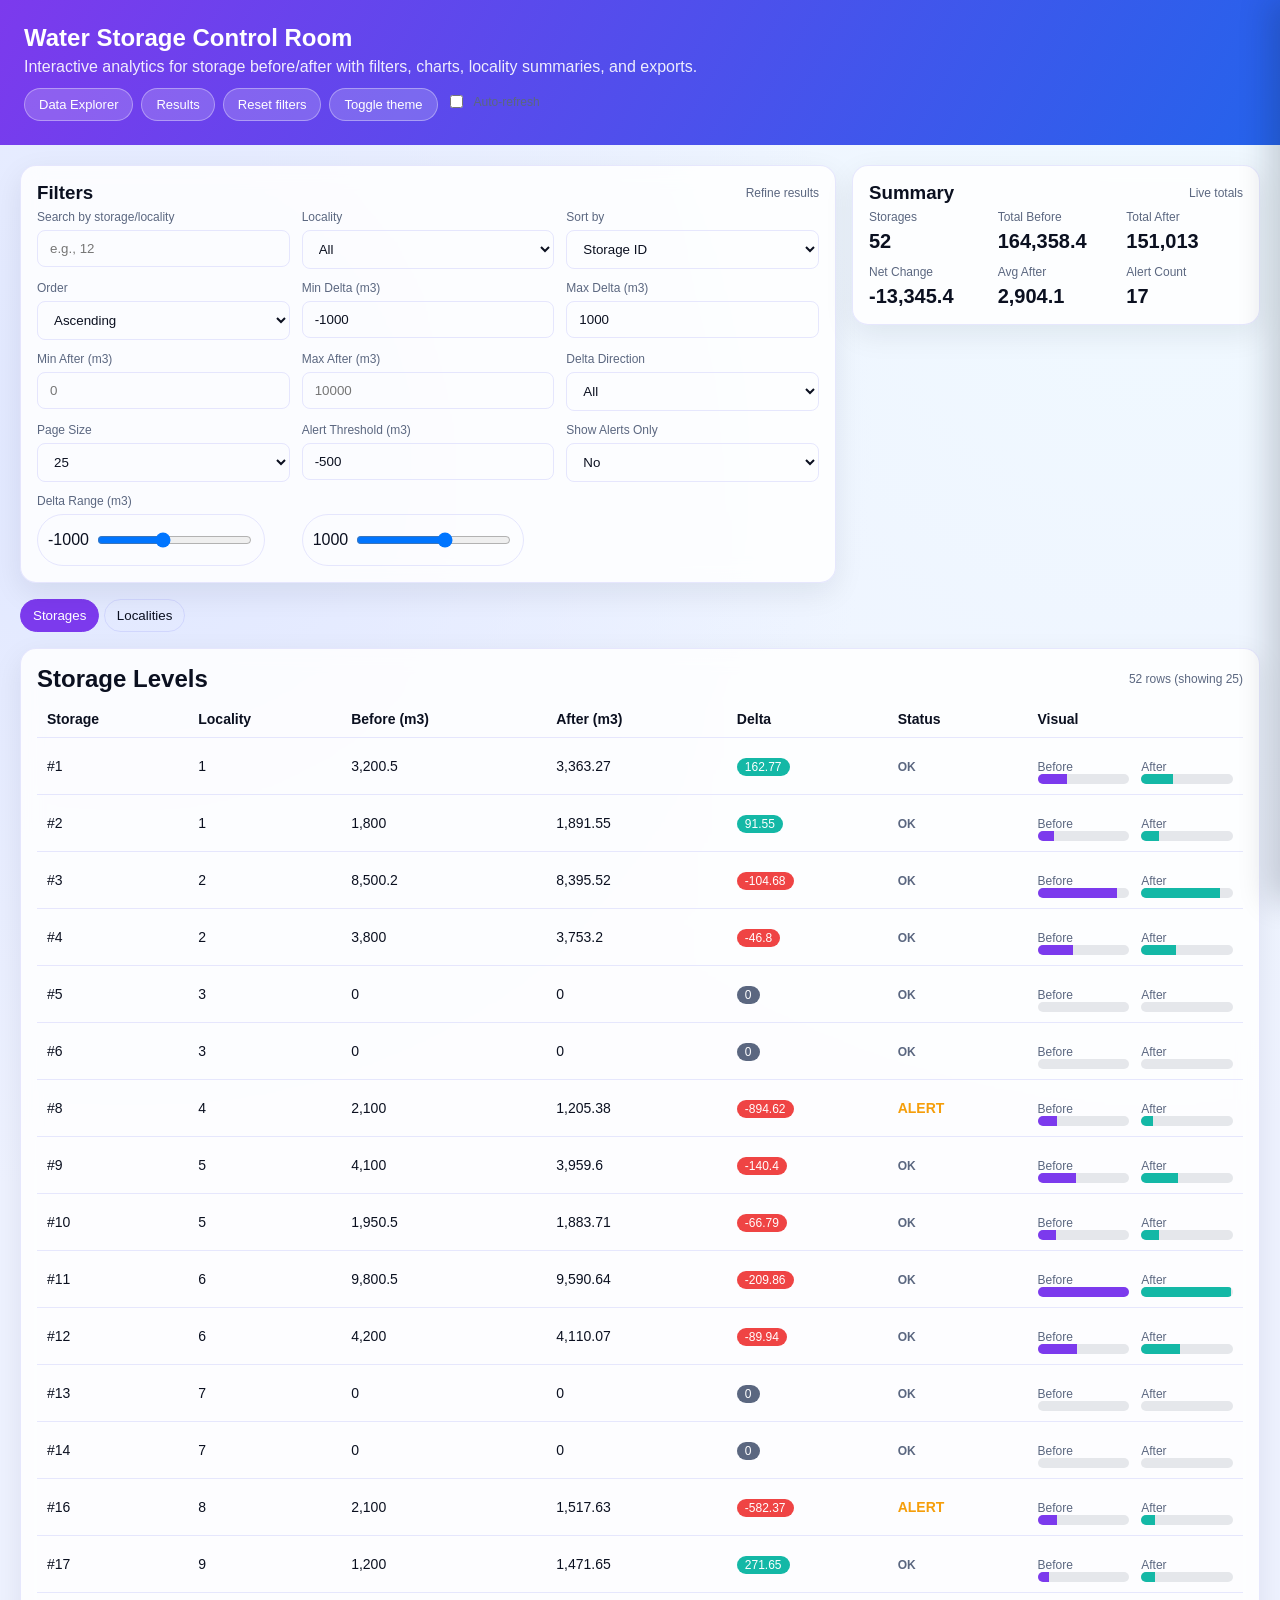
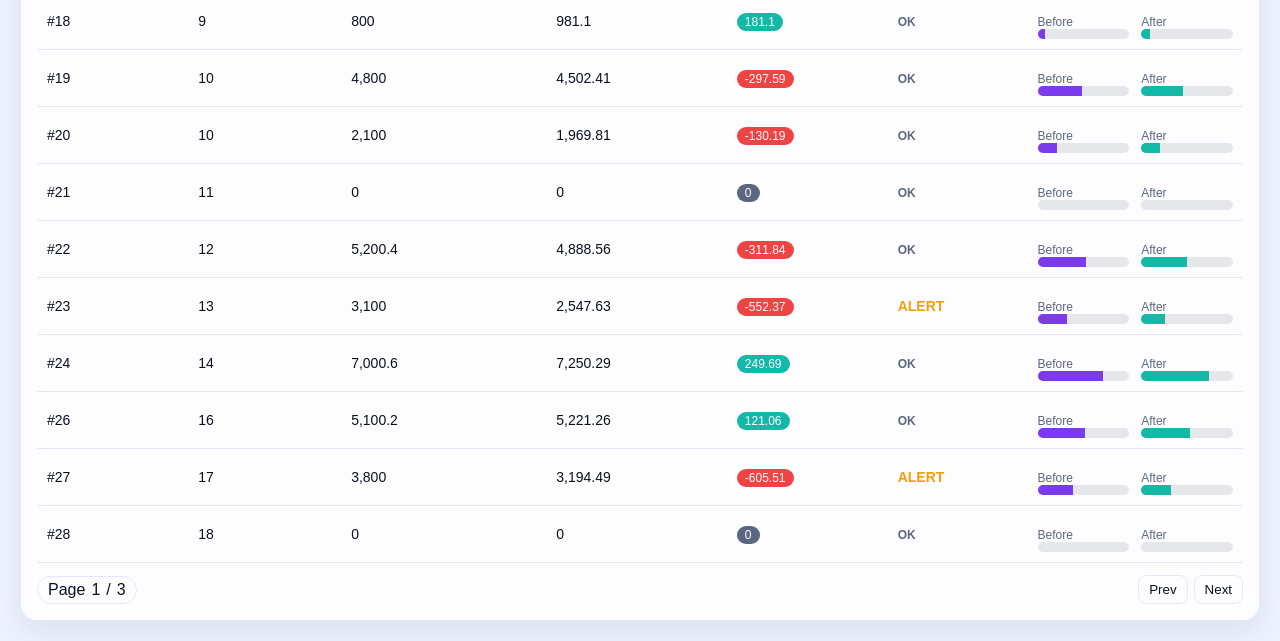
<file: html/index.html>
<!doctype html>
<html lang="en" data-theme="light">
  <head>
    <meta charset="UTF-8" />
    <meta name="viewport" content="width=device-width, initial-scale=1" />
    <title>Water Storage Control Room</title>
    <style>
      :root {
        color-scheme: light;
        --bg: #eef2ff;
        --card: rgba(255, 255, 255, 0.85);
        --text: #0b1020;
        --muted: #5b6780;
        --accent: #7c3aed;
        --accent-2: #14b8a6;
        --danger: #ef4444;
        --warning: #f59e0b;
        --border: rgba(99, 102, 241, 0.15);
      }
      [data-theme="dark"] {
        color-scheme: dark;
        --bg: #0a0f1f;
        --card: rgba(15, 23, 42, 0.9);
        --text: #e5e7eb;
        --muted: #94a3b8;
        --accent: #a78bfa;
        --accent-2: #2dd4bf;
        --danger: #f87171;
        --warning: #fbbf24;
        --border: rgba(148, 163, 184, 0.2);
      }
      * {
        box-sizing: border-box;
      }
      body {
        margin: 0;
        font-family: "Inter", "Segoe UI", Tahoma, Arial, sans-serif;
        background:
          radial-gradient(circle at 10% 20%, #e0e7ff 0, transparent 35%),
          radial-gradient(circle at 90% 10%, #f0f9ff 0, transparent 40%),
          var(--bg);
        color: var(--text);
      }
      header {
        padding: 24px;
        background: linear-gradient(120deg, #7c3aed, #2563eb);
        color: white;
        position: sticky;
        top: 0;
        z-index: 5;
        backdrop-filter: blur(12px);
      }
      header h1 {
        margin: 0 0 6px;
        font-size: 24px;
      }
      header p {
        margin: 0 0 12px;
        opacity: 0.9;
      }
      header .actions {
        display: flex;
        flex-wrap: wrap;
        gap: 8px;
      }
      header button,
      header label.file-btn,
      header a.file-btn {
        background: rgba(255, 255, 255, 0.18);
        color: white;
        border: 1px solid rgba(255, 255, 255, 0.35);
        border-radius: 999px;
        padding: 8px 14px;
        cursor: pointer;
        font-size: 13px;
        text-decoration: none;
      }
      header input[type="file"] {
        display: none;
      }
      main {
        max-width: 1300px;
        margin: 0 auto;
        padding: 20px;
      }
      .layout {
        display: flex;
        flex-direction: column;
        gap: 16px;
      }
      .topbar {
        display: grid;
        grid-template-columns: 2fr 1fr;
        gap: 16px;
        align-items: start;
      }
      .content {
        display: flex;
        flex-direction: column;
        gap: 16px;
      }
      .controls {
        display: grid;
        grid-template-columns: repeat(3, 1fr);
        gap: 12px;
      }
      .card {
        background: var(--card);
        border: 1px solid var(--border);
        border-radius: 16px;
        padding: 16px;
        box-shadow: 0 10px 30px rgba(15, 23, 42, 0.08);
        backdrop-filter: blur(10px);
      }
      label {
        font-size: 12px;
        color: var(--muted);
        display: block;
        margin-bottom: 6px;
      }
      input,
      select {
        width: 100%;
        padding: 10px 12px;
        border-radius: 8px;
        border: 1px solid var(--border);
        background: transparent;
        color: var(--text);
      }
      .stats {
        display: grid;
        grid-template-columns: repeat(3, 1fr);
        gap: 12px;
      }
      .stat {
        display: flex;
        flex-direction: column;
        gap: 6px;
      }
      .stat strong {
        font-size: 20px;
      }
      .tabs button {
        background: transparent;
        border: 1px solid var(--border);
        color: var(--text);
        padding: 8px 12px;
        border-radius: 999px;
        cursor: pointer;
      }
      .tabs button.active {
        background: var(--accent);
        color: white;
        border-color: var(--accent);
      }
      .table {
        width: 100%;
        border-collapse: collapse;
        margin-top: 8px;
      }
      .table th,
      .table td {
        padding: 10px;
        border-bottom: 1px solid var(--border);
        text-align: left;
        font-size: 14px;
      }
      .badge {
        padding: 2px 8px;
        border-radius: 999px;
        font-size: 12px;
        color: white;
      }
      .up {
        background: var(--accent-2);
      }
      .down {
        background: var(--danger);
      }
      .flat {
        background: var(--muted);
      }
      .bars {
        display: grid;
        grid-template-columns: 1fr 1fr;
        gap: 12px;
        margin-top: 12px;
      }
      .bar {
        height: 10px;
        background: #e5e7eb;
        border-radius: 999px;
        overflow: hidden;
      }
      [data-theme="dark"] .bar {
        background: #1f2937;
      }
      .bar span {
        display: block;
        height: 100%;
        background: var(--accent);
      }
      .bar.after span {
        background: var(--accent-2);
      }
      .row-title {
        display: flex;
        justify-content: space-between;
        align-items: center;
        margin-bottom: 6px;
      }
      .muted {
        color: var(--muted);
        font-size: 12px;
      }
      .grid-2 {
        display: grid;
        grid-template-columns: 1fr 1fr;
        gap: 12px;
      }
      .chart {
        width: 100%;
        height: 260px;
        border: 1px dashed var(--border);
        border-radius: 10px;
        padding: 8px;
      }
      .tooltip {
        position: fixed;
        pointer-events: none;
        background: var(--card);
        border: 1px solid var(--border);
        color: var(--text);
        padding: 8px 10px;
        border-radius: 10px;
        font-size: 12px;
        box-shadow: 0 8px 18px rgba(15, 23, 42, 0.12);
        opacity: 0;
        transform: translateY(6px);
        transition:
          opacity 0.15s ease,
          transform 0.15s ease;
        z-index: 50;
      }
      .tooltip.show {
        opacity: 1;
        transform: translateY(0);
      }
      .pagination {
        display: flex;
        justify-content: space-between;
        align-items: center;
        margin-top: 12px;
      }
      .pagination button {
        border: 1px solid var(--border);
        background: transparent;
        color: var(--text);
        padding: 6px 10px;
        border-radius: 8px;
        cursor: pointer;
      }
      .pill {
        display: inline-flex;
        gap: 6px;
        align-items: center;
        padding: 4px 10px;
        border-radius: 999px;
        border: 1px solid var(--border);
      }
      .highlight {
        color: var(--warning);
      }
      .drawer {
        position: fixed;
        top: 0;
        right: -420px;
        width: 420px;
        height: 100vh;
        background: var(--card);
        border-left: 1px solid var(--border);
        box-shadow: -10px 0 30px rgba(15, 23, 42, 0.2);
        transition: right 0.25s ease;
        z-index: 20;
        padding: 16px;
        overflow: auto;
      }
      .drawer.open {
        right: 0;
      }
      .overlay {
        position: fixed;
        inset: 0;
        background: rgba(15, 23, 42, 0.4);
        opacity: 0;
        pointer-events: none;
        transition: opacity 0.2s ease;
        z-index: 10;
      }
      .overlay.show {
        opacity: 1;
        pointer-events: all;
      }
      .chip {
        display: inline-flex;
        align-items: center;
        gap: 6px;
        padding: 6px 10px;
        border-radius: 999px;
        border: 1px solid var(--border);
        cursor: pointer;
        font-size: 12px;
      }
      .toggle {
        display: inline-flex;
        align-items: center;
        gap: 8px;
      }
      .toggle input {
        width: auto;
      }
      .mini-chart {
        width: 100%;
        height: 120px;
        border: 1px dashed var(--border);
        border-radius: 10px;
        padding: 6px;
      }
      .toast {
        position: fixed;
        bottom: 16px;
        right: 16px;
        background: var(--card);
        border: 1px solid var(--border);
        padding: 10px 12px;
        border-radius: 10px;
        box-shadow: 0 8px 18px rgba(15, 23, 42, 0.12);
        opacity: 0;
        transform: translateY(10px);
        transition:
          opacity 0.2s ease,
          transform 0.2s ease;
        z-index: 30;
      }
      .toast.show {
        opacity: 1;
        transform: translateY(0);
      }
      .col-toggle {
        display: grid;
        grid-template-columns: repeat(6, 1fr);
        gap: 8px;
      }
      .col-hidden {
        display: none;
      }
      @media (max-width: 1100px) {
        .topbar {
          grid-template-columns: 1fr;
        }
        .controls {
          grid-template-columns: repeat(2, 1fr);
        }
        .stats {
          grid-template-columns: repeat(2, 1fr);
        }
      }
      @media (max-width: 700px) {
        .controls {
          grid-template-columns: 1fr;
        }
        .stats {
          grid-template-columns: 1fr 1fr;
        }
      }
    </style>
  </head>
  <body>
    <header>
      <h1>Water Storage Control Room</h1>
      <p>
        Interactive analytics for storage before/after with filters, charts,
        locality summaries, and exports.
      </p>
      <div class="actions">
        <a href="data.html" class="file-btn">Data Explorer</a>
        <a href="../graph/water_simulation.html" class="file-btn">Results</a>
        <button id="resetFilters">Reset filters</button>
        <button id="toggleTheme">Toggle theme</button>
        <label class="toggle"
          ><input id="autoRefresh" type="checkbox" /> Auto-refresh</label
        >
      </div>
    </header>
    <main>
      <div class="layout">
        <div class="topbar">
          <section class="card">
            <div class="row-title">
              <h3 style="margin: 0">Filters</h3>
              <span class="muted">Refine results</span>
            </div>
            <div class="controls">
              <div>
                <label for="search">Search by storage/locality</label>
                <input id="search" placeholder="e.g., 12" />
              </div>
              <div>
                <label for="localityFilter">Locality</label>
                <select id="localityFilter">
                  <option value="">All</option>
                </select>
              </div>
              <div>
                <label for="sortBy">Sort by</label>
                <select id="sortBy">
                  <option value="storage_id">Storage ID</option>
                  <option value="locality_id">Locality ID</option>
                  <option value="before_m3">Before (m3)</option>
                  <option value="after_m3">After (m3)</option>
                  <option value="delta">Delta (m3)</option>
                </select>
              </div>
              <div>
                <label for="order">Order</label>
                <select id="order">
                  <option value="asc">Ascending</option>
                  <option value="desc">Descending</option>
                </select>
              </div>
              <div>
                <label for="minDelta">Min Delta (m3)</label>
                <input
                  id="minDelta"
                  type="number"
                  step="0.01"
                  placeholder="-500"
                />
              </div>
              <div>
                <label for="maxDelta">Max Delta (m3)</label>
                <input
                  id="maxDelta"
                  type="number"
                  step="0.01"
                  placeholder="500"
                />
              </div>
              <div>
                <label for="minAfter">Min After (m3)</label>
                <input
                  id="minAfter"
                  type="number"
                  step="0.01"
                  placeholder="0"
                />
              </div>
              <div>
                <label for="maxAfter">Max After (m3)</label>
                <input
                  id="maxAfter"
                  type="number"
                  step="0.01"
                  placeholder="10000"
                />
              </div>
              <div>
                <label for="direction">Delta Direction</label>
                <select id="direction">
                  <option value="all">All</option>
                  <option value="up">Increases only</option>
                  <option value="down">Decreases only</option>
                </select>
              </div>
              <div>
                <label for="pageSize">Page Size</label>
                <select id="pageSize">
                  <option value="10">10</option>
                  <option value="25" selected>25</option>
                  <option value="50">50</option>
                  <option value="100">100</option>
                </select>
              </div>
              <div>
                <label for="threshold">Alert Threshold (m3)</label>
                <input id="threshold" type="number" step="0.01" value="-500" />
              </div>
              <div>
                <label for="alertOnly">Show Alerts Only</label>
                <select id="alertOnly">
                  <option value="no">No</option>
                  <option value="yes">Yes</option>
                </select>
              </div>
              <div>
                <label>Delta Range (m3)</label>
                <div class="pill">
                  <span id="deltaMinLabel">-1000</span>
                  <input
                    id="deltaMinRange"
                    type="range"
                    min="-5000"
                    max="5000"
                    step="10"
                    value="-1000"
                  />
                </div>
              </div>
              <div>
                <label>&nbsp;</label>
                <div class="pill">
                  <span id="deltaMaxLabel">1000</span>
                  <input
                    id="deltaMaxRange"
                    type="range"
                    min="-5000"
                    max="5000"
                    step="10"
                    value="1000"
                  />
                </div>
              </div>
            </div>
          </section>

          <section class="card">
            <div class="row-title">
              <h3 style="margin: 0">Summary</h3>
              <span class="muted">Live totals</span>
            </div>
            <div class="stats">
              <div class="stat">
                <span class="muted">Storages</span>
                <strong id="statCount">0</strong>
              </div>
              <div class="stat">
                <span class="muted">Total Before</span>
                <strong id="statBefore">0</strong>
              </div>
              <div class="stat">
                <span class="muted">Total After</span>
                <strong id="statAfter">0</strong>
              </div>
              <div class="stat">
                <span class="muted">Net Change</span>
                <strong id="statDelta">0</strong>
              </div>
              <div class="stat">
                <span class="muted">Avg After</span>
                <strong id="statAvgAfter">0</strong>
              </div>
              <div class="stat">
                <span class="muted">Alert Count</span>
                <strong id="statAlerts">0</strong>
              </div>
            </div>
          </section>
        </div>

        <section class="content">
          <div class="tabs">
            <button class="active" data-tab="storages">Storages</button>
            <button data-tab="localities">Localities</button>
          </div>

          <section class="card tab" id="tab-storages">
            <div class="row-title">
              <h2 style="margin: 0">Storage Levels</h2>
              <span class="muted" id="tableSummary">0 rows</span>
            </div>
            <table class="table" id="storageTable">
              <thead>
                <tr>
                  <th data-col="storage">Storage</th>
                  <th data-col="locality">Locality</th>
                  <th data-col="before">Before (m3)</th>
                  <th data-col="after">After (m3)</th>
                  <th data-col="delta">Delta</th>
                  <th data-col="status">Status</th>
                  <th data-col="visual">Visual</th>
                </tr>
              </thead>
              <tbody></tbody>
            </table>
            <div class="pagination">
              <div class="pill">
                Page <span id="pageIndex">1</span> /
                <span id="pageTotal">1</span>
              </div>
              <div style="display: flex; gap: 6px">
                <button id="prevPage">Prev</button>
                <button id="nextPage">Next</button>
              </div>
            </div>
          </section>
          <section class="card tab" id="tab-localities" style="display: none">
            <div class="row-title">
              <h2 style="margin: 0">Locality Summary</h2>
              <span class="muted">Aggregated totals by locality</span>
            </div>
            <table class="table" id="localityTable">
              <thead>
                <tr>
                  <th>Locality</th>
                  <th>Storages</th>
                  <th>Total Before</th>
                  <th>Total After</th>
                  <th>Delta</th>
                </tr>
              </thead>
              <tbody></tbody>
            </table>
          </section>
        </section>
      </div>
    </main>

    <div class="overlay" id="overlay"></div>
    <aside class="drawer" id="drawer">
      <div class="row-title">
        <h3 style="margin: 0">Storage Details</h3>
        <button id="closeDrawer">Close</button>
      </div>
      <div id="drawerContent" class="muted">
        Select a row to inspect details.
      </div>
      <canvas
        id="detailChart"
        class="mini-chart"
        width="360"
        height="120"
      ></canvas>
      <div style="margin-top: 8px; display: flex; gap: 8px">
        <button id="copyDetails">Copy details</button>
        <button id="pinRow">Pin row</button>
      </div>
    </aside>
    <div class="toast" id="toast"></div>

    <script>
      const DATA_URL = "../output/water_distribution_plan.json";

      const searchEl = document.getElementById("search");
      const localityFilterEl = document.getElementById("localityFilter");
      const sortByEl = document.getElementById("sortBy");
      const orderEl = document.getElementById("order");
      const minDeltaEl = document.getElementById("minDelta");
      const maxDeltaEl = document.getElementById("maxDelta");
      const minAfterEl = document.getElementById("minAfter");
      const maxAfterEl = document.getElementById("maxAfter");
      const directionEl = document.getElementById("direction");
      const pageSizeEl = document.getElementById("pageSize");
      const thresholdEl = document.getElementById("threshold");
      const alertOnlyEl = document.getElementById("alertOnly");
      const deltaMinRange = document.getElementById("deltaMinRange");
      const deltaMaxRange = document.getElementById("deltaMaxRange");
      const deltaMinLabel = document.getElementById("deltaMinLabel");
      const deltaMaxLabel = document.getElementById("deltaMaxLabel");

      const tableBody = document.querySelector("#storageTable tbody");
      const localityBody = document.querySelector("#localityTable tbody");
      const statCount = document.getElementById("statCount");
      const statBefore = document.getElementById("statBefore");
      const statAfter = document.getElementById("statAfter");
      const statDelta = document.getElementById("statDelta");
      const statAvgAfter = document.getElementById("statAvgAfter");
      const statAlerts = document.getElementById("statAlerts");
      const tableSummary = document.getElementById("tableSummary");
      const pageIndexEl = document.getElementById("pageIndex");
      const pageTotalEl = document.getElementById("pageTotal");

      const resetFilters = document.getElementById("resetFilters");
      const toggleTheme = document.getElementById("toggleTheme");
      const autoRefresh = document.getElementById("autoRefresh");
      const prevPage = document.getElementById("prevPage");
      const nextPage = document.getElementById("nextPage");

      const overlay = document.getElementById("overlay");
      const drawer = document.getElementById("drawer");
      const drawerContent = document.getElementById("drawerContent");
      const closeDrawer = document.getElementById("closeDrawer");
      const detailChart = document.getElementById("detailChart");
      const copyDetails = document.getElementById("copyDetails");
      const pinRow = document.getElementById("pinRow");
      const toast = document.getElementById("toast");

      let rows = [];
      let filteredRows = [];
      let page = 1;
      let pinnedRowId = null;
      let refreshTimer = null;

      const fmt = (n) =>
        Number(n).toLocaleString(undefined, { maximumFractionDigits: 2 });

      function buildLocalityFilter(data) {
        localityFilterEl.innerHTML = '<option value="">All</option>';
        const ids = [...new Set(data.map((r) => r.locality_id))].sort(
          (a, b) => a - b,
        );
        for (const id of ids) {
          const opt = document.createElement("option");
          opt.value = String(id);
          opt.textContent = String(id);
          localityFilterEl.appendChild(opt);
        }
      }

      function computeStats(data) {
        const totalBefore = data.reduce((sum, r) => sum + r.before_m3, 0);
        const totalAfter = data.reduce((sum, r) => sum + r.after_m3, 0);
        const delta = totalAfter - totalBefore;
        const avgAfter = data.length ? totalAfter / data.length : 0;
        const threshold = Number(thresholdEl.value || -Infinity);
        const alerts = data.filter(
          (r) => r.after_m3 - r.before_m3 <= threshold,
        ).length;
        statCount.textContent = data.length;
        statBefore.textContent = fmt(totalBefore);
        statAfter.textContent = fmt(totalAfter);
        statDelta.textContent = fmt(delta);
        statAvgAfter.textContent = fmt(avgAfter);
        statAlerts.textContent = String(alerts);
      }

      function getBadge(delta) {
        if (delta > 0.01) return "up";
        if (delta < -0.01) return "down";
        return "flat";
      }

      function renderTable(data) {
        tableBody.innerHTML = "";
        if (!data.length) {
          const tr = document.createElement("tr");
          const td = document.createElement("td");
          td.colSpan = 7;
          td.textContent = "No results";
          tr.appendChild(td);
          tableBody.appendChild(tr);
          return;
        }
        const maxValue = Math.max(
          ...data.map((r) => Math.max(r.before_m3, r.after_m3, 1)),
        );
        for (const row of data) {
          const delta = row.after_m3 - row.before_m3;
          const threshold = Number(thresholdEl.value || -Infinity);
          const status = delta <= threshold ? "ALERT" : "OK";
          const statusClass = delta <= threshold ? "highlight" : "muted";
          const tr = document.createElement("tr");
          tr.dataset.storageId = row.storage_id;
          tr.innerHTML = `
          <td data-col="storage">#${row.storage_id}</td>
          <td data-col="locality">${row.locality_id}</td>
          <td data-col="before">${fmt(row.before_m3)}</td>
          <td data-col="after">${fmt(row.after_m3)}</td>
          <td data-col="delta"><span class="badge ${getBadge(delta)}">${fmt(delta)}</span></td>
          <td data-col="status"><strong class="${statusClass}">${status}</strong></td>
          <td data-col="visual">
            <div class="bars">
              <div>
                <div class="muted">Before</div>
                <div class="bar"><span style="width:${(row.before_m3 / maxValue) * 100}%"></span></div>
              </div>
              <div>
                <div class="muted">After</div>
                <div class="bar after"><span style="width:${(row.after_m3 / maxValue) * 100}%"></span></div>
              </div>
            </div>
          </td>
        `;
          tr.addEventListener("click", () => openDrawer(row));
          tableBody.appendChild(tr);
        }
      }

      function renderLocalitySummary(data) {
        const map = new Map();
        for (const row of data) {
          const entry = map.get(row.locality_id) || {
            locality_id: row.locality_id,
            count: 0,
            before: 0,
            after: 0,
          };
          entry.count += 1;
          entry.before += row.before_m3;
          entry.after += row.after_m3;
          map.set(row.locality_id, entry);
        }
        const list = [...map.values()].sort((a, b) => b.after - a.after);
        localityBody.innerHTML = "";
        for (const item of list) {
          const tr = document.createElement("tr");
          const delta = item.after - item.before;
          tr.innerHTML = `
            <td>${item.locality_id}</td>
            <td>${item.count}</td>
            <td>${fmt(item.before)}</td>
            <td>${fmt(item.after)}</td>
            <td><span class="badge ${getBadge(delta)}">${fmt(delta)}</span></td>
          `;
          localityBody.appendChild(tr);
        }
      }

      function openDrawer(row) {
        drawer.classList.add("open");
        overlay.classList.add("show");
        const delta = row.after_m3 - row.before_m3;
        drawerContent.innerHTML = `
          <p><strong>Storage:</strong> #${row.storage_id}</p>
          <p><strong>Locality:</strong> ${row.locality_id}</p>
          <p><strong>Before:</strong> ${fmt(row.before_m3)} m3</p>
          <p><strong>After:</strong> ${fmt(row.after_m3)} m3</p>
          <p><strong>Delta:</strong> ${fmt(delta)} m3</p>
        `;
        drawDetailChart(row);
        pinnedRowId = row.storage_id;
      }

      function drawDetailChart(row) {
        const ctx = detailChart.getContext("2d");
        ctx.clearRect(0, 0, detailChart.width, detailChart.height);
        const max = Math.max(row.before_m3, row.after_m3, 1);
        const barW = 120;
        const h = detailChart.height - 20;
        const beforeH = (row.before_m3 / max) * h;
        const afterH = (row.after_m3 / max) * h;
        ctx.fillStyle = "#2563eb";
        ctx.fillRect(60, h - beforeH + 10, barW, beforeH);
        ctx.fillStyle = "#10b981";
        ctx.fillRect(220, h - afterH + 10, barW, afterH);
        ctx.fillStyle = getComputedStyle(document.body).getPropertyValue(
          "--text",
        );
        ctx.fillText("Before", 80, h + 18);
        ctx.fillText("After", 250, h + 18);
      }

      function showToast(message) {
        toast.textContent = message;
        toast.classList.add("show");
        setTimeout(() => toast.classList.remove("show"), 1800);
      }

      function applyFilters() {
        const q = searchEl.value.trim().toLowerCase();
        const locFilter = localityFilterEl.value;
        const minDelta =
          minDeltaEl.value === "" ? -Infinity : Number(minDeltaEl.value);
        const maxDelta =
          maxDeltaEl.value === "" ? Infinity : Number(maxDeltaEl.value);
        const minAfter =
          minAfterEl.value === "" ? -Infinity : Number(minAfterEl.value);
        const maxAfter =
          maxAfterEl.value === "" ? Infinity : Number(maxAfterEl.value);
        const direction = directionEl.value;
        const threshold = Number(thresholdEl.value || -Infinity);
        const alertOnly = alertOnlyEl.value === "yes";

        filteredRows = rows.filter((r) => {
          const delta = r.after_m3 - r.before_m3;
          const matchesQuery =
            !q ||
            String(r.storage_id).includes(q) ||
            String(r.locality_id).includes(q);
          const matchesLoc = !locFilter || String(r.locality_id) === locFilter;
          const matchesDelta = delta >= minDelta && delta <= maxDelta;
          const matchesAfter = r.after_m3 >= minAfter && r.after_m3 <= maxAfter;
          const matchesDir =
            direction === "all" ||
            (direction === "up" && delta > 0) ||
            (direction === "down" && delta < 0);
          const matchesAlert = !alertOnly || delta <= threshold;
          return (
            matchesQuery &&
            matchesLoc &&
            matchesDelta &&
            matchesAfter &&
            matchesDir &&
            matchesAlert
          );
        });

        const sortKey = sortByEl.value;
        filteredRows = filteredRows.sort((a, b) => {
          const aVal =
            sortKey === "delta" ? a.after_m3 - a.before_m3 : a[sortKey];
          const bVal =
            sortKey === "delta" ? b.after_m3 - b.before_m3 : b[sortKey];
          return orderEl.value === "asc" ? aVal - bVal : bVal - aVal;
        });

        page = 1;
        renderPage();
        computeStats(filteredRows);
        renderLocalitySummary(filteredRows);
        if (pinnedRowId) {
          const pinned = rows.find((r) => r.storage_id === pinnedRowId);
          if (pinned) drawDetailChart(pinned);
        }
      }

      function renderPage() {
        const size = Number(pageSizeEl.value || 25);
        const totalPages = Math.max(1, Math.ceil(filteredRows.length / size));
        page = Math.min(page, totalPages);
        const start = (page - 1) * size;
        const pageRows = filteredRows.slice(start, start + size);
        tableSummary.textContent = `${filteredRows.length} rows (showing ${pageRows.length})`;
        pageIndexEl.textContent = String(page);
        pageTotalEl.textContent = String(totalPages);
        renderTable(pageRows);
      }

      function switchTab(tabId) {
        document.querySelectorAll(".tabs button").forEach((btn) => {
          btn.classList.toggle("active", btn.dataset.tab === tabId);
        });
        document.querySelectorAll(".tab").forEach((section) => {
          section.style.display =
            section.id === `tab-${tabId}` ? "block" : "none";
        });
      }

      async function loadDefault() {
        const res = await fetch(DATA_URL);
        const data = await res.json();
        loadData(data);
      }

      function loadData(data) {
        rows = (data.storage_levels || []).map((r) => ({
          storage_id: Number(r.storage_id),
          locality_id: Number(r.locality_id),
          before_m3: Number(r.before_m3),
          after_m3: Number(r.after_m3),
        }));
        buildLocalityFilter(rows);
        applyFilters();
      }

      function resetViewState() {
        searchEl.value = "";
        localityFilterEl.value = "";
        sortByEl.value = "storage_id";
        orderEl.value = "asc";
        minDeltaEl.value = "";
        maxDeltaEl.value = "";
        minAfterEl.value = "";
        maxAfterEl.value = "";
        directionEl.value = "all";
        pageSizeEl.value = "25";
        thresholdEl.value = "-500";
        alertOnlyEl.value = "no";
        deltaMinRange.value = "-1000";
        deltaMaxRange.value = "1000";
        syncRangeLabels();
        applyFilters();
        showToast("Filters reset");
      }

      function syncRangeLabels() {
        deltaMinLabel.textContent = deltaMinRange.value;
        deltaMaxLabel.textContent = deltaMaxRange.value;
        minDeltaEl.value = deltaMinRange.value;
        maxDeltaEl.value = deltaMaxRange.value;
      }

      resetFilters.addEventListener("click", resetViewState);
      toggleTheme.addEventListener("click", () => {
        const root = document.documentElement;
        root.dataset.theme = root.dataset.theme === "dark" ? "light" : "dark";
      });
      autoRefresh.addEventListener("change", () => {
        if (autoRefresh.checked) {
          refreshTimer = setInterval(loadDefault, 10000);
          showToast("Auto-refresh on");
        } else {
          clearInterval(refreshTimer);
          refreshTimer = null;
          showToast("Auto-refresh off");
        }
      });
      prevPage.addEventListener("click", () => {
        page = Math.max(1, page - 1);
        renderPage();
      });
      nextPage.addEventListener("click", () => {
        const size = Number(pageSizeEl.value || 25);
        const totalPages = Math.max(1, Math.ceil(filteredRows.length / size));
        page = Math.min(totalPages, page + 1);
        renderPage();
      });
      document.querySelectorAll(".tabs button").forEach((btn) => {
        btn.addEventListener("click", () => switchTab(btn.dataset.tab));
      });

      deltaMinRange.addEventListener("input", () => {
        if (Number(deltaMinRange.value) > Number(deltaMaxRange.value)) {
          deltaMaxRange.value = deltaMinRange.value;
        }
        syncRangeLabels();
        applyFilters();
      });
      deltaMaxRange.addEventListener("input", () => {
        if (Number(deltaMaxRange.value) < Number(deltaMinRange.value)) {
          deltaMinRange.value = deltaMaxRange.value;
        }
        syncRangeLabels();
        applyFilters();
      });
      closeDrawer.addEventListener("click", () => {
        drawer.classList.remove("open");
        overlay.classList.remove("show");
      });
      overlay.addEventListener("click", () => {
        drawer.classList.remove("open");
        overlay.classList.remove("show");
      });
      copyDetails.addEventListener("click", async () => {
        if (!pinnedRowId) return;
        const row = rows.find((r) => r.storage_id === pinnedRowId);
        if (!row) return;
        const delta = row.after_m3 - row.before_m3;
        await navigator.clipboard.writeText(
          `Storage ${row.storage_id} | Locality ${row.locality_id} | Before ${row.before_m3} | After ${row.after_m3} | Delta ${delta}`,
        );
        showToast("Details copied");
      });
      pinRow.addEventListener("click", () => {
        showToast(pinnedRowId ? `Pinned #${pinnedRowId}` : "No row selected");
      });

      document.addEventListener("keydown", (e) => {
        if (e.key === "/") {
          e.preventDefault();
          searchEl.focus();
        }
        if (e.key.toLowerCase() === "r") resetViewState();
        if (e.key.toLowerCase() === "t") toggleTheme.click();
      });

      [
        searchEl,
        localityFilterEl,
        sortByEl,
        orderEl,
        minDeltaEl,
        maxDeltaEl,
        minAfterEl,
        maxAfterEl,
        directionEl,
        pageSizeEl,
        thresholdEl,
        alertOnlyEl,
      ].forEach((el) => el.addEventListener("input", applyFilters));

      loadDefault().catch(() => {
        tableBody.innerHTML =
          '<tr><td colspan="7">Load data using "Load JSON file".</td></tr>';
      });
      syncRangeLabels();
    </script>
  </body>
</html>
</file>
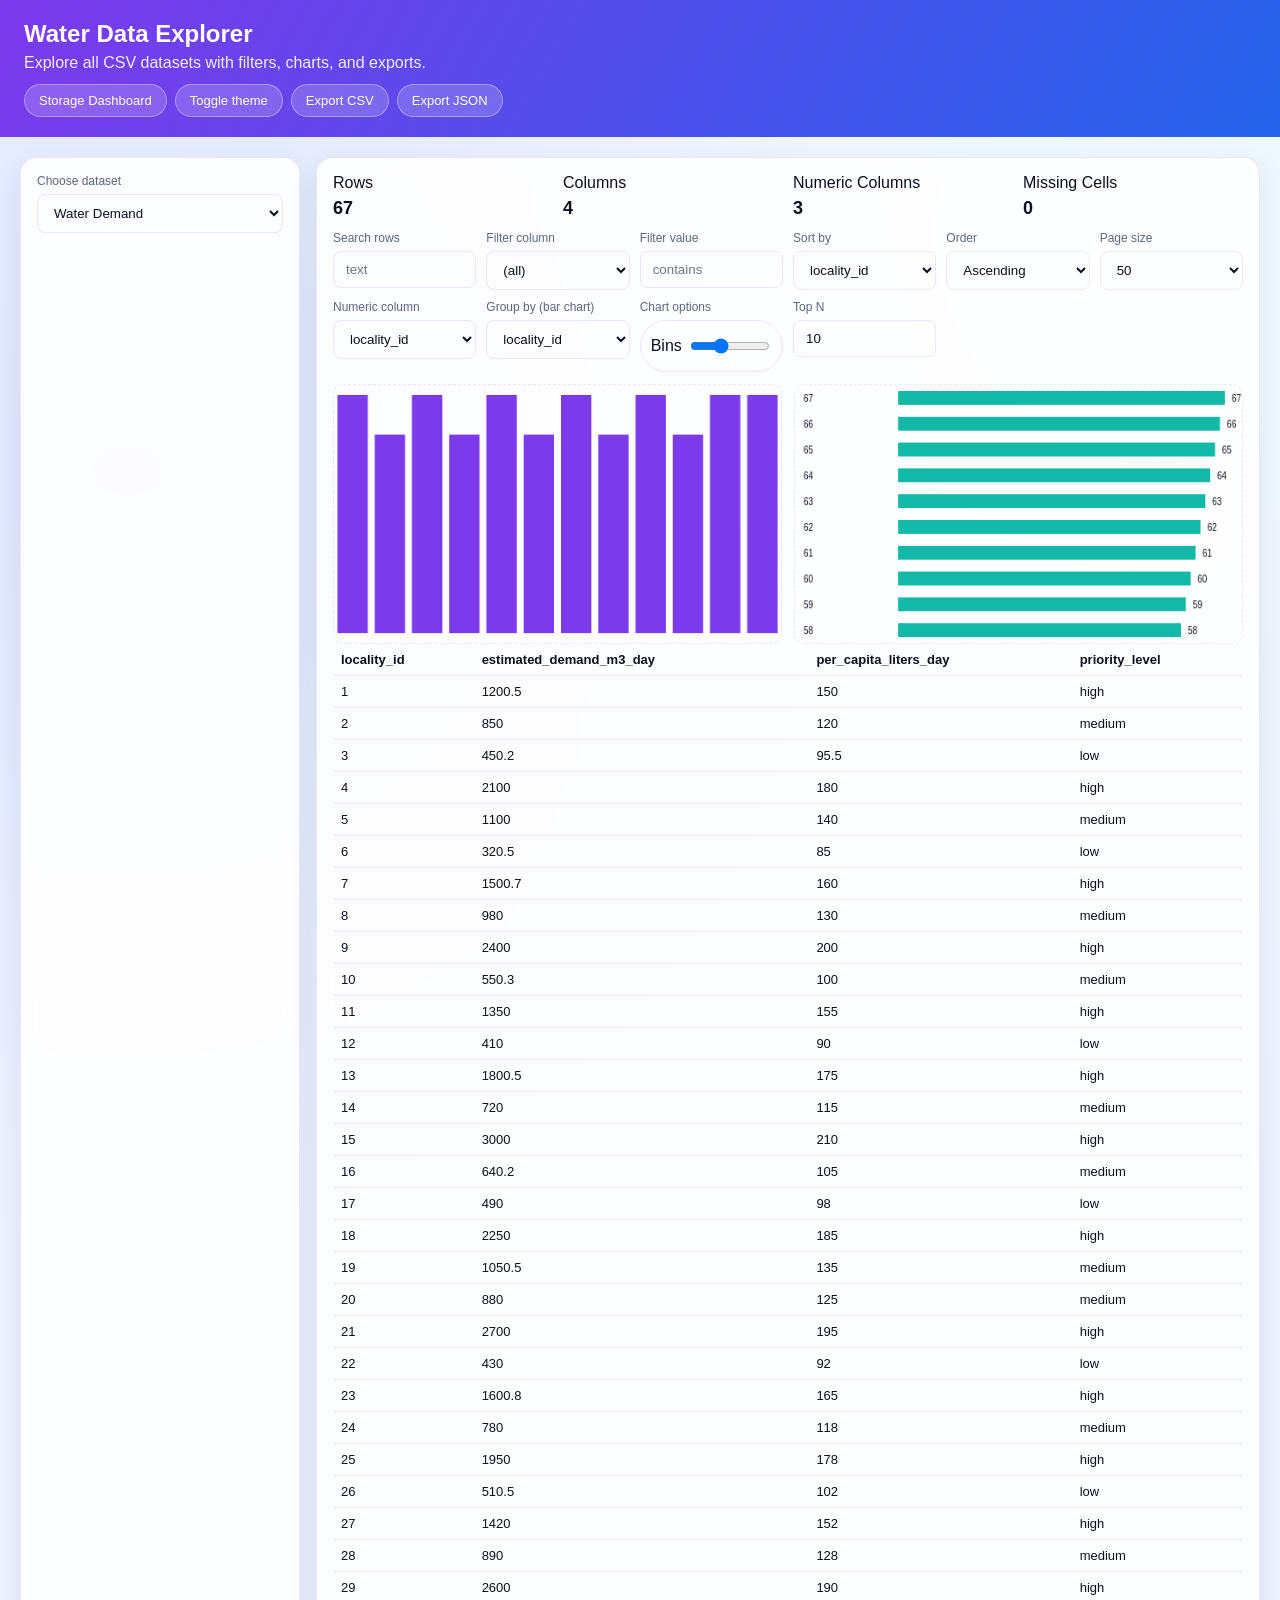
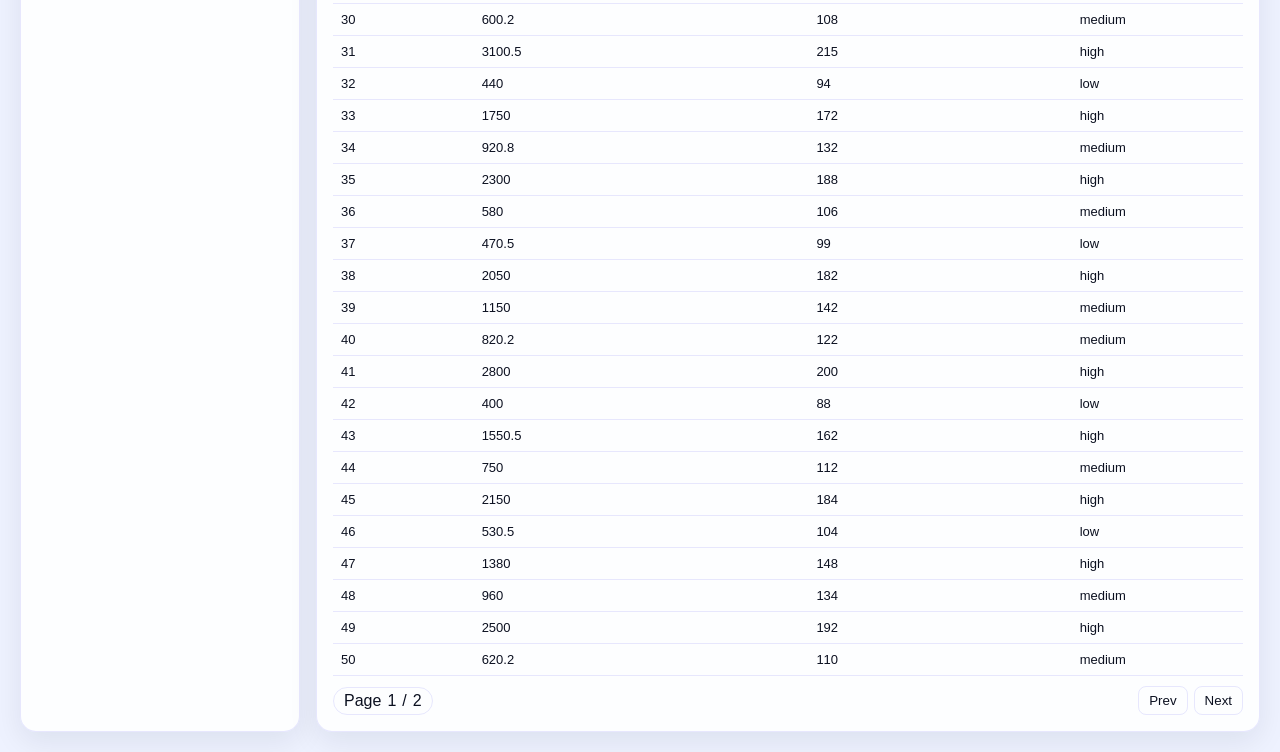
<file: html/data.html>
<!doctype html>
<html lang="en" data-theme="light">
  <head>
    <meta charset="UTF-8" />
    <meta name="viewport" content="width=device-width, initial-scale=1" />
    <title>Water Data Explorer</title>
    <style>
      :root {
        color-scheme: light;
        --bg: #eef2ff;
        --card: rgba(255, 255, 255, 0.88);
        --text: #0b1020;
        --muted: #5b6780;
        --accent: #7c3aed;
        --accent-2: #14b8a6;
        --danger: #ef4444;
        --border: rgba(99, 102, 241, 0.15);
      }
      [data-theme="dark"] {
        color-scheme: dark;
        --bg: #0a0f1f;
        --card: rgba(15, 23, 42, 0.9);
        --text: #e5e7eb;
        --muted: #94a3b8;
        --accent: #a78bfa;
        --accent-2: #2dd4bf;
        --danger: #f87171;
        --border: rgba(148, 163, 184, 0.2);
      }
      * {
        box-sizing: border-box;
      }
      body {
        margin: 0;
        font-family: "Inter", "Segoe UI", Tahoma, Arial, sans-serif;
        background:
          radial-gradient(circle at 10% 20%, #e0e7ff 0, transparent 35%),
          radial-gradient(circle at 90% 10%, #f0f9ff 0, transparent 40%),
          var(--bg);
        color: var(--text);
      }
      header {
        padding: 20px 24px;
        background: linear-gradient(120deg, #7c3aed, #2563eb);
        color: white;
        position: sticky;
        top: 0;
        z-index: 5;
        backdrop-filter: blur(12px);
      }
      header h1 {
        margin: 0 0 6px;
        font-size: 24px;
      }
      header p {
        margin: 0 0 12px;
        opacity: 0.9;
      }
      header .actions {
        display: flex;
        gap: 8px;
        flex-wrap: wrap;
      }
      header a,
      header button {
        background: rgba(255, 255, 255, 0.18);
        color: white;
        border: 1px solid rgba(255, 255, 255, 0.35);
        border-radius: 999px;
        padding: 8px 14px;
        cursor: pointer;
        font-size: 13px;
        text-decoration: none;
      }
      main {
        max-width: 1400px;
        margin: 0 auto;
        padding: 20px;
      }
      .layout {
        display: grid;
        grid-template-columns: 280px 1fr;
        gap: 16px;
      }
      .card {
        background: var(--card);
        border: 1px solid var(--border);
        border-radius: 16px;
        padding: 16px;
        box-shadow: 0 10px 30px rgba(15, 23, 42, 0.08);
        backdrop-filter: blur(10px);
      }
      label {
        font-size: 12px;
        color: var(--muted);
        display: block;
        margin-bottom: 6px;
      }
      input,
      select {
        width: 100%;
        padding: 10px 12px;
        border-radius: 8px;
        border: 1px solid var(--border);
        background: transparent;
        color: var(--text);
      }
      .dataset-list {
        display: flex;
        flex-direction: column;
        gap: 8px;
        max-height: 420px;
        overflow: auto;
      }
      .dataset-item {
        padding: 10px;
        border-radius: 10px;
        border: 1px solid var(--border);
        cursor: pointer;
      }
      .dataset-item.active {
        border-color: var(--accent);
        box-shadow: 0 0 0 2px rgba(37, 99, 235, 0.2);
      }
      .stats {
        display: grid;
        grid-template-columns: repeat(4, 1fr);
        gap: 10px;
        margin-bottom: 12px;
      }
      .stat {
        display: flex;
        flex-direction: column;
        gap: 6px;
      }
      .stat strong {
        font-size: 18px;
      }
      .controls {
        display: grid;
        grid-template-columns: repeat(6, 1fr);
        gap: 10px;
        margin-bottom: 12px;
      }
      .table {
        width: 100%;
        border-collapse: collapse;
      }
      .table th,
      .table td {
        padding: 8px;
        border-bottom: 1px solid var(--border);
        text-align: left;
        font-size: 13px;
      }
      .pagination {
        display: flex;
        justify-content: space-between;
        align-items: center;
        margin-top: 10px;
      }
      .pagination button {
        border: 1px solid var(--border);
        background: transparent;
        color: var(--text);
        padding: 6px 10px;
        border-radius: 8px;
        cursor: pointer;
      }
      .charts {
        display: grid;
        grid-template-columns: 1fr 1fr;
        gap: 12px;
        margin-top: 12px;
      }
      canvas {
        width: 100%;
        height: 260px;
        border: 1px dashed var(--border);
        border-radius: 10px;
      }
      .tooltip {
        position: fixed;
        pointer-events: none;
        background: var(--card);
        border: 1px solid var(--border);
        color: var(--text);
        padding: 8px 10px;
        border-radius: 10px;
        font-size: 12px;
        box-shadow: 0 8px 18px rgba(15, 23, 42, 0.12);
        opacity: 0;
        transform: translateY(6px);
        transition:
          opacity 0.15s ease,
          transform 0.15s ease;
        z-index: 50;
      }
      .tooltip.show {
        opacity: 1;
        transform: translateY(0);
      }
      .pill {
        display: inline-flex;
        gap: 6px;
        align-items: center;
        padding: 4px 10px;
        border-radius: 999px;
        border: 1px solid var(--border);
      }
      @media (max-width: 1100px) {
        .layout {
          grid-template-columns: 1fr;
        }
        .controls {
          grid-template-columns: repeat(3, 1fr);
        }
        .stats {
          grid-template-columns: repeat(2, 1fr);
        }
        .charts {
          grid-template-columns: 1fr;
        }
      }
    </style>
  </head>
  <body>
    <header>
      <h1>Water Data Explorer</h1>
      <p>Explore all CSV datasets with filters, charts, and exports.</p>
      <div class="actions">
        <a href="index.html">Storage Dashboard</a>
        <button id="toggleTheme">Toggle theme</button>
        <button id="exportCsv">Export CSV</button>
        <button id="exportJson">Export JSON</button>
      </div>
    </header>
    <main>
      <div class="layout">
        <section class="card">
          <label for="datasetSelect">Choose dataset</label>
          <select id="datasetSelect">
            <option value="0">Water Demand</option>
            <option value="1">Water Supply</option>
            <option value="2">Water Storage</option>
            <option value="3">Water Interruptions</option>
            <option value="4">Locality Connections</option>
            <option value="5">Source-Locality Connections</option>
            <option value="6">Water Sources</option>
            <option value="7">General - Population</option>
            <option value="8">General - Employment Gender Youth</option>
            <option value="9">General - Education Distribution</option>
            <option value="10">General - Localities</option>
            <option value="11">General - Locality Labor Force</option>
            <option value="12">General - Profession Stats</option>
            <option value="13">General - Projects</option>
            <option value="14">General - Risks</option>
            <option value="15">General - Roads Between Localities</option>
          </select>
        </section>
        <section class="card">
          <div class="stats">
            <div class="stat">
              <span class="muted">Rows</span>
              <strong id="statRows">0</strong>
            </div>
            <div class="stat">
              <span class="muted">Columns</span>
              <strong id="statCols">0</strong>
            </div>
            <div class="stat">
              <span class="muted">Numeric Columns</span>
              <strong id="statNumeric">0</strong>
            </div>
            <div class="stat">
              <span class="muted">Missing Cells</span>
              <strong id="statMissing">0</strong>
            </div>
          </div>

          <div class="controls">
            <div>
              <label for="search">Search rows</label>
              <input id="search" placeholder="text" />
            </div>
            <div>
              <label for="filterColumn">Filter column</label>
              <select id="filterColumn"></select>
            </div>
            <div>
              <label for="filterValue">Filter value</label>
              <input id="filterValue" placeholder="contains" />
            </div>
            <div>
              <label for="sortBy">Sort by</label>
              <select id="sortBy"></select>
            </div>
            <div>
              <label for="order">Order</label>
              <select id="order">
                <option value="asc">Ascending</option>
                <option value="desc">Descending</option>
              </select>
            </div>
            <div>
              <label for="pageSize">Page size</label>
              <select id="pageSize">
                <option value="20">20</option>
                <option value="50" selected>50</option>
                <option value="100">100</option>
              </select>
            </div>
            <div>
              <label for="numericColumn">Numeric column</label>
              <select id="numericColumn"></select>
            </div>
            <div>
              <label for="groupBy">Group by (bar chart)</label>
              <select id="groupBy"></select>
            </div>
            <div>
              <label>Chart options</label>
              <div class="pill">
                <span>Bins</span>
                <input id="bins" type="range" min="5" max="30" value="12" />
              </div>
            </div>
            <div>
              <label>Top N</label>
              <input id="topN" type="number" value="10" min="3" max="50" />
            </div>
          </div>

          <div class="charts">
            <canvas id="histChart" width="520" height="260"></canvas>
            <canvas id="barChart" width="520" height="260"></canvas>
          </div>

          <table class="table" id="dataTable">
            <thead></thead>
            <tbody></tbody>
          </table>
          <div class="pagination">
            <div class="pill">
              Page <span id="pageIndex">1</span> / <span id="pageTotal">1</span>
            </div>
            <div style="display: flex; gap: 6px">
              <button id="prevPage">Prev</button>
              <button id="nextPage">Next</button>
            </div>
          </div>
        </section>
      </div>
    </main>

    <div class="tooltip" id="chartTooltip"></div>

    <script>
      const datasets = [
        { label: "Water Demand", path: "../data/water_data/water_demand.csv" },
        {
          label: "Water Supply",
          path: "../data/water_data/water_supply_per_locality.csv",
        },
        {
          label: "Water Storage",
          path: "../data/water_data/water_storage.csv",
        },
        {
          label: "Water Interruptions",
          path: "../data/water_data/water_interruptions.csv",
        },
        {
          label: "Locality Connections",
          path: "../data/water_data/locality-to-locality_water_connection.csv",
        },
        {
          label: "Source-Locality Connections",
          path: "../data/water_data/water_source_locallity_connection.csv",
        },
        {
          label: "Water Sources",
          path: "../data/water_data/water_sources.csv",
        },
        {
          label: "General - Population",
          path: "../data/general/population.csv",
        },
        {
          label: "General - Employment Gender Youth",
          path: "../data/general/employment_gender_youth.csv",
        },
        {
          label: "General - Education Distribution",
          path: "../data/general/education_distribution.csv",
        },
        {
          label: "General - Localities",
          path: "../data/general/localities.csv",
        },
        {
          label: "General - Locality Labor Force",
          path: "../data/general/locality_labor_force.csv",
        },
        {
          label: "General - Profession Stats",
          path: "../data/general/profession_stats.csv",
        },
        { label: "General - Projects", path: "../data/general/projects.csv" },
        { label: "General - Risks", path: "../data/general/risks.csv" },
        {
          label: "General - Roads Between Localities",
          path: "../data/general/roads_between_localities.csv",
        },
      ];

      const datasetSelect = document.getElementById("datasetSelect");
      const searchEl = document.getElementById("search");
      const filterColumnEl = document.getElementById("filterColumn");
      const filterValueEl = document.getElementById("filterValue");
      const sortByEl = document.getElementById("sortBy");
      const orderEl = document.getElementById("order");
      const pageSizeEl = document.getElementById("pageSize");
      const numericColumnEl = document.getElementById("numericColumn");
      const groupByEl = document.getElementById("groupBy");
      const binsEl = document.getElementById("bins");
      const topNEl = document.getElementById("topN");
      const dataTableHead = document.querySelector("#dataTable thead");
      const dataTableBody = document.querySelector("#dataTable tbody");
      const pageIndexEl = document.getElementById("pageIndex");
      const pageTotalEl = document.getElementById("pageTotal");
      const histChart = document.getElementById("histChart");
      const barChart = document.getElementById("barChart");
      const statRows = document.getElementById("statRows");
      const statCols = document.getElementById("statCols");
      const statNumeric = document.getElementById("statNumeric");
      const statMissing = document.getElementById("statMissing");
      const toggleTheme = document.getElementById("toggleTheme");
      const exportCsv = document.getElementById("exportCsv");
      const exportJson = document.getElementById("exportJson");
      const prevPage = document.getElementById("prevPage");
      const nextPage = document.getElementById("nextPage");
      const chartTooltip = document.getElementById("chartTooltip");

      let activeDataset = datasets[0];
      let rows = [];
      let columns = [];
      let filtered = [];
      let page = 1;
      let histMeta = null;
      let barMeta = null;

      const fmt = (n) =>
        Number(n).toLocaleString(undefined, { maximumFractionDigits: 2 });

      function parseCsv(text) {
        const lines = text.trim().split(/\r?\n/);
        const headers = lines[0].split(",");
        const result = [];
        for (let i = 1; i < lines.length; i++) {
          if (!lines[i].trim()) continue;
          const values = lines[i].split(",");
          const row = {};
          headers.forEach((h, idx) => {
            row[h] = values[idx] ?? "";
          });
          result.push(row);
        }
        return { headers, rows: result };
      }

      function computeNumericColumns(data) {
        return columns.filter((col) =>
          data.every((r) => r[col] === "" || !isNaN(Number(r[col]))),
        );
      }

      function renderDatasetSelect() {
        if (!datasetSelect) return;
        datasetSelect.innerHTML = "";
        datasets.forEach((d, idx) => {
          const opt = document.createElement("option");
          opt.value = String(idx);
          opt.textContent = d.label;
          datasetSelect.appendChild(opt);
        });
        datasetSelect.value = String(datasets.indexOf(activeDataset));
      }

      async function loadDataset(d) {
        activeDataset = d;
        renderDatasetSelect();
        const res = await fetch(d.path);
        const text = await res.text();
        const parsed = parseCsv(text);
        columns = parsed.headers;
        rows = parsed.rows;
        initControls();
        applyFilters();
      }

      function initControls() {
        const makeOptions = (el, opts) => {
          el.innerHTML = "";
          opts.forEach((o) => {
            const opt = document.createElement("option");
            opt.value = o;
            opt.textContent = o;
            el.appendChild(opt);
          });
        };
        makeOptions(filterColumnEl, ["(all)", ...columns]);
        makeOptions(sortByEl, columns);
        const numeric = computeNumericColumns(rows);
        makeOptions(numericColumnEl, numeric.length ? numeric : ["(none)"]);
        makeOptions(groupByEl, columns);
      }

      function updateStats(data) {
        const numeric = computeNumericColumns(data);
        const missing = data.reduce((sum, r) => {
          return sum + columns.reduce((s, c) => s + (r[c] === "" ? 1 : 0), 0);
        }, 0);
        statRows.textContent = data.length;
        statCols.textContent = columns.length;
        statNumeric.textContent = numeric.length;
        statMissing.textContent = missing;
      }

      function applyFilters() {
        const q = searchEl.value.trim().toLowerCase();
        const filterCol = filterColumnEl.value;
        const filterVal = filterValueEl.value.trim().toLowerCase();
        const rangeMatch = filterVal.includes("..")
          ? filterVal.split("..").map((v) => Number(v.trim()))
          : null;
        filtered = rows.filter((r) => {
          const rowText = columns
            .map((c) => String(r[c]))
            .join(" ")
            .toLowerCase();
          const matchesSearch = !q || rowText.includes(q);
          let matchesFilter = true;
          if (filterCol !== "(all)" && filterVal) {
            if (
              rangeMatch &&
              rangeMatch.length === 2 &&
              !rangeMatch.some(Number.isNaN)
            ) {
              const value = Number(r[filterCol]);
              matchesFilter =
                !Number.isNaN(value) &&
                value >= rangeMatch[0] &&
                value <= rangeMatch[1];
            } else {
              matchesFilter = String(r[filterCol])
                .toLowerCase()
                .includes(filterVal);
            }
          }
          return matchesSearch && matchesFilter;
        });

        const sortKey = sortByEl.value;
        filtered.sort((a, b) => {
          const aVal = a[sortKey];
          const bVal = b[sortKey];
          const aNum = Number(aVal);
          const bNum = Number(bVal);
          const isNum = !isNaN(aNum) && !isNaN(bNum);
          if (isNum) return orderEl.value === "asc" ? aNum - bNum : bNum - aNum;
          return orderEl.value === "asc"
            ? String(aVal).localeCompare(String(bVal))
            : String(bVal).localeCompare(String(aVal));
        });

        page = 1;
        renderPage();
        updateStats(filtered);
        renderCharts(filtered);
      }

      function renderPage() {
        const size = Number(pageSizeEl.value || 50);
        const totalPages = Math.max(1, Math.ceil(filtered.length / size));
        page = Math.min(page, totalPages);
        const start = (page - 1) * size;
        const pageRows = filtered.slice(start, start + size);
        pageIndexEl.textContent = String(page);
        pageTotalEl.textContent = String(totalPages);
        renderTable(pageRows);
      }

      function renderTable(data) {
        dataTableHead.innerHTML = "";
        dataTableBody.innerHTML = "";
        const headRow = document.createElement("tr");
        columns.forEach((c) => {
          const th = document.createElement("th");
          th.textContent = c;
          headRow.appendChild(th);
        });
        dataTableHead.appendChild(headRow);
        data.forEach((r) => {
          const tr = document.createElement("tr");
          columns.forEach((c) => {
            const td = document.createElement("td");
            td.textContent = r[c];
            tr.appendChild(td);
          });
          dataTableBody.appendChild(tr);
        });
      }

      function renderCharts(data) {
        renderHistogram(data);
        renderBarChart(data);
      }

      function renderHistogram(data) {
        const col = numericColumnEl.value;
        if (col === "(none)") {
          const ctx = histChart.getContext("2d");
          ctx.clearRect(0, 0, histChart.width, histChart.height);
          ctx.fillStyle = getComputedStyle(document.body).getPropertyValue(
            "--muted",
          );
          ctx.fillText("No numeric columns available", 10, 20);
          histMeta = null;
          return;
        }
        const values = data.map((r) => Number(r[col])).filter((v) => !isNaN(v));
        const ctx = histChart.getContext("2d");
        ctx.clearRect(0, 0, histChart.width, histChart.height);
        if (!values.length) {
          ctx.fillStyle = getComputedStyle(document.body).getPropertyValue(
            "--muted",
          );
          ctx.fillText("No numeric data for histogram", 10, 20);
          histMeta = null;
          return;
        }
        const bins = Number(binsEl.value || 12);
        const min = Math.min(...values);
        const max = Math.max(...values);
        const step = (max - min) / bins || 1;
        const counts = Array(bins).fill(0);
        values.forEach((v) => {
          const idx = Math.min(bins - 1, Math.floor((v - min) / step));
          counts[idx] += 1;
        });
        const maxCount = Math.max(...counts, 1);
        const w = histChart.width;
        const h = histChart.height;
        const barW = w / bins;
        histMeta = { min, max, step, bins, counts, barW, w, h, col };
        counts.forEach((c, i) => {
          const barH = (c / maxCount) * (h - 20);
          ctx.fillStyle = getComputedStyle(document.body).getPropertyValue(
            "--accent",
          );
          ctx.fillRect(i * barW + 4, h - barH - 10, barW - 8, barH);
        });
      }

      function renderBarChart(data) {
        const groupBy = groupByEl.value;
        const col = numericColumnEl.value;
        if (col === "(none)") {
          const ctx = barChart.getContext("2d");
          ctx.clearRect(0, 0, barChart.width, barChart.height);
          ctx.fillStyle = getComputedStyle(document.body).getPropertyValue(
            "--muted",
          );
          ctx.fillText("No numeric columns available", 10, 20);
          barMeta = null;
          return;
        }
        const topN = Number(topNEl.value || 10);
        const map = new Map();
        data.forEach((r) => {
          const key = String(r[groupBy]);
          const val = Number(r[col]);
          if (isNaN(val)) return;
          map.set(key, (map.get(key) || 0) + val);
        });
        const list = [...map.entries()]
          .sort((a, b) => b[1] - a[1])
          .slice(0, topN);
        const ctx = barChart.getContext("2d");
        ctx.clearRect(0, 0, barChart.width, barChart.height);
        if (!list.length) {
          ctx.fillStyle = getComputedStyle(document.body).getPropertyValue(
            "--muted",
          );
          ctx.fillText("No numeric data for bar chart", 10, 20);
          barMeta = null;
          return;
        }
        const max = Math.max(...list.map((d) => d[1]), 1);
        const h = barChart.height;
        const w = barChart.width;
        const barH = h / list.length;
        barMeta = { list, barH, w, h, groupBy };
        list.forEach((item, i) => {
          const [label, value] = item;
          const barW = (value / max) * (w - 140);
          ctx.fillStyle = getComputedStyle(document.body).getPropertyValue(
            "--accent-2",
          );
          ctx.fillRect(120, i * barH + 6, barW, barH - 12);
          ctx.fillStyle = getComputedStyle(document.body).getPropertyValue(
            "--text",
          );
          ctx.fillText(label, 10, i * barH + barH / 2 + 4);
          ctx.fillText(fmt(value), 120 + barW + 8, i * barH + barH / 2 + 4);
        });
      }

      function showTooltip(x, y, html) {
        chartTooltip.innerHTML = html;
        chartTooltip.style.left = `${x + 12}px`;
        chartTooltip.style.top = `${y + 12}px`;
        chartTooltip.classList.add("show");
      }

      function hideTooltip() {
        chartTooltip.classList.remove("show");
      }

      function exportData(type) {
        const payload =
          type === "json"
            ? JSON.stringify(filtered, null, 2)
            : [
                columns.join(","),
                ...filtered.map((r) => columns.map((c) => r[c]).join(",")),
              ].join("\n");
        const blob = new Blob([payload], { type: "text/plain" });
        const url = URL.createObjectURL(blob);
        const a = document.createElement("a");
        a.href = url;
        a.download = type === "json" ? "data.json" : "data.csv";
        a.click();
        URL.revokeObjectURL(url);
      }

      histChart.addEventListener("mousemove", (e) => {
        if (!histMeta) return;
        const rect = histChart.getBoundingClientRect();
        const x = e.clientX - rect.left;
        const idx = Math.min(
          histMeta.bins - 1,
          Math.max(0, Math.floor(x / histMeta.barW)),
        );
        const start = histMeta.min + idx * histMeta.step;
        const end = start + histMeta.step;
        const count = histMeta.counts[idx] || 0;
        showTooltip(
          e.clientX,
          e.clientY,
          `<strong>${histMeta.col}</strong><br>${start.toFixed(2)} to ${end.toFixed(2)}<br>${count} rows`,
        );
      });
      histChart.addEventListener("mouseleave", hideTooltip);
      histChart.addEventListener("click", (e) => {
        if (!histMeta) return;
        const rect = histChart.getBoundingClientRect();
        const x = e.clientX - rect.left;
        const idx = Math.min(
          histMeta.bins - 1,
          Math.max(0, Math.floor(x / histMeta.barW)),
        );
        const start = histMeta.min + idx * histMeta.step;
        const end = start + histMeta.step;
        filterColumnEl.value = histMeta.col;
        filterValueEl.value = `${start.toFixed(2)}..${end.toFixed(2)}`;
        applyFilters();
      });

      barChart.addEventListener("mousemove", (e) => {
        if (!barMeta) return;
        const rect = barChart.getBoundingClientRect();
        const y = e.clientY - rect.top;
        const idx = Math.min(
          barMeta.list.length - 1,
          Math.max(0, Math.floor(y / barMeta.barH)),
        );
        const item = barMeta.list[idx];
        if (!item) return;
        const [label, value] = item;
        showTooltip(
          e.clientX,
          e.clientY,
          `<strong>${label}</strong><br>${barMeta.groupBy}<br>${fmt(value)}`,
        );
      });
      barChart.addEventListener("mouseleave", hideTooltip);
      barChart.addEventListener("click", (e) => {
        if (!barMeta) return;
        const rect = barChart.getBoundingClientRect();
        const y = e.clientY - rect.top;
        const idx = Math.min(
          barMeta.list.length - 1,
          Math.max(0, Math.floor(y / barMeta.barH)),
        );
        const item = barMeta.list[idx];
        if (!item) return;
        const [label] = item;
        filterColumnEl.value = barMeta.groupBy;
        filterValueEl.value = label;
        applyFilters();
      });

      datasetSelect.addEventListener("change", (e) => {
        const idx = Number(e.target.value);
        if (!Number.isNaN(idx) && datasets[idx]) {
          loadDataset(datasets[idx]);
        }
      });
      [
        searchEl,
        filterColumnEl,
        filterValueEl,
        sortByEl,
        orderEl,
        pageSizeEl,
        numericColumnEl,
        groupByEl,
        binsEl,
        topNEl,
      ].forEach((el) => el.addEventListener("input", applyFilters));
      prevPage.addEventListener("click", () => {
        page = Math.max(1, page - 1);
        renderPage();
      });
      nextPage.addEventListener("click", () => {
        const size = Number(pageSizeEl.value || 50);
        const totalPages = Math.max(1, Math.ceil(filtered.length / size));
        page = Math.min(totalPages, page + 1);
        renderPage();
      });
      toggleTheme.addEventListener("click", () => {
        const root = document.documentElement;
        root.dataset.theme = root.dataset.theme === "dark" ? "light" : "dark";
        renderCharts(filtered);
      });
      exportCsv.addEventListener("click", () => exportData("csv"));
      exportJson.addEventListener("click", () => exportData("json"));

      renderDatasetSelect();
      loadDataset(activeDataset);
    </script>
  </body>
</html>
</file>
